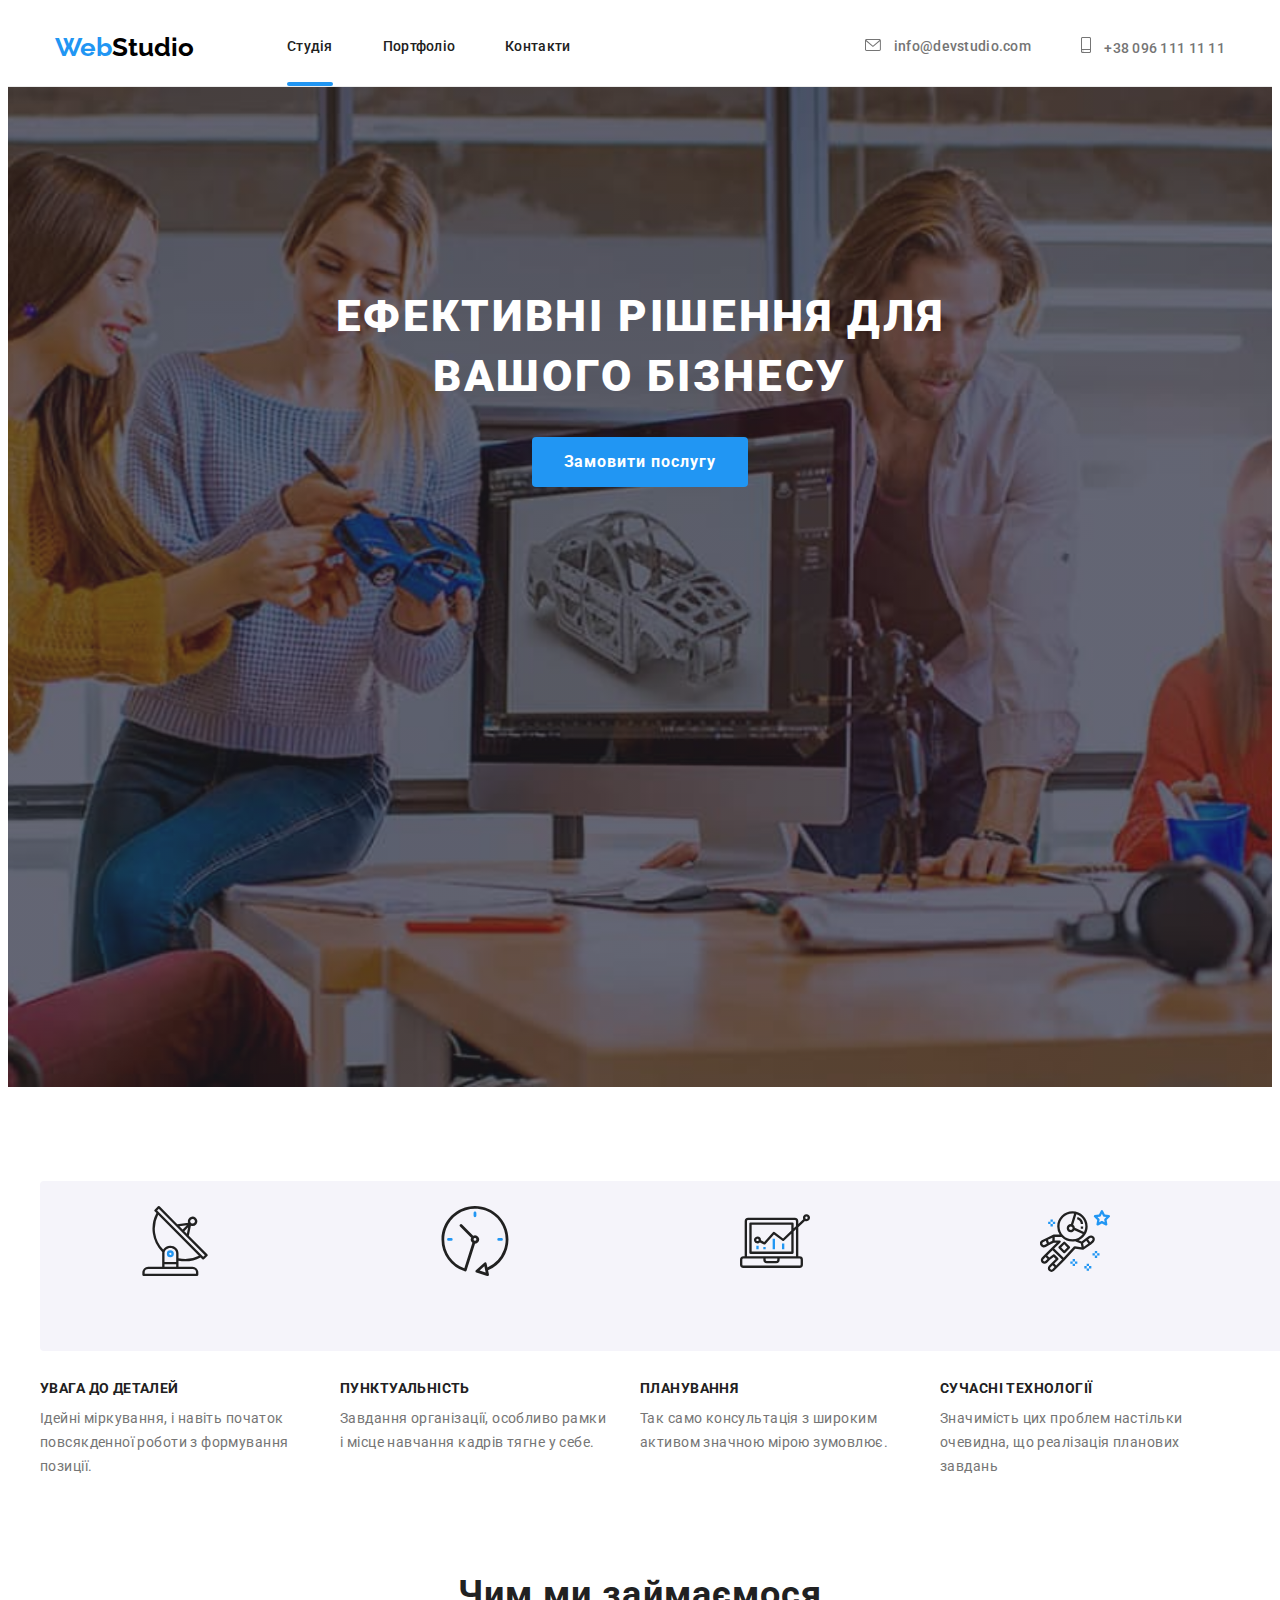
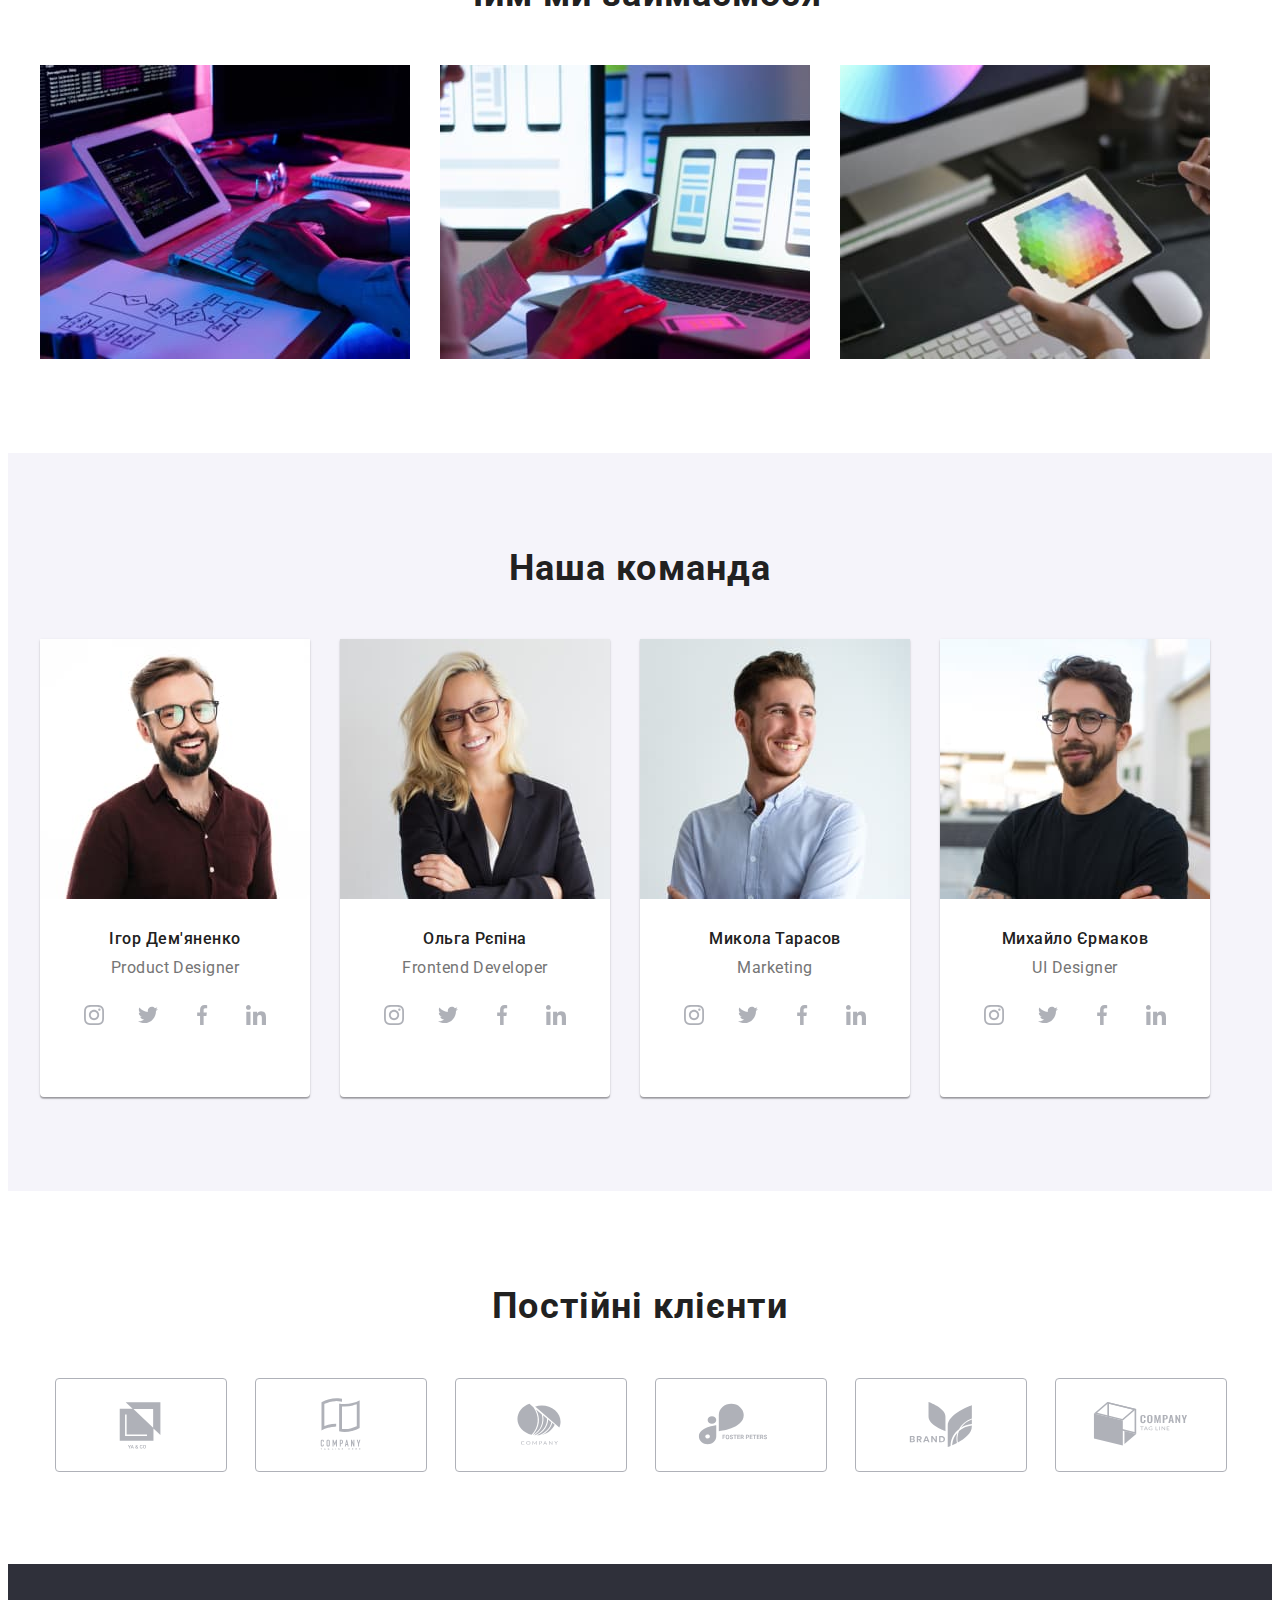
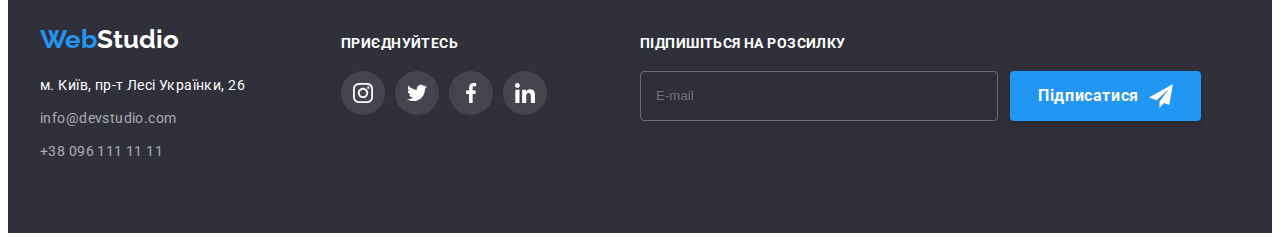
<file: index.html>
<!DOCTYPE html>
<html lang="uk">
  <head>
    <meta charset="UTF-8" />
    <meta http-equiv="X-UA-Compatible" content="IE=edge" />
    <meta name="viewport" content="width=device-width, initial-scale=1.0" />
    <link rel="preconnect" href="https://fonts.googleapis.com" />
    <link rel="preconnect" href="https://fonts.gstatic.com" crossorigin />
    <link
      href="https://fonts.googleapis.com/css2?family=Raleway:wght@700&family=Roboto:wght@400;500;700;900&display=swap"
      rel="stylesheet"
    />
    <title>Web Studio (Version 2.1)</title>
    <link
      rel="stylesheet"
      href="https://cdnjs.cloudflare.com/ajax/libs/modern-normalize/1.1.0/modern-normalize.min.css"
      integrity="sha512-wpPYUAdjBVSE4KJnH1VR1HeZfpl1ub8YT/NKx4PuQ5NmX2tKuGu6U/JRp5y+Y8XG2tV+wKQpNHVUX03MfMFn9Q=="
      crossorigin="anonymous"
      referrerpolicy="no-referrer"
    />
    <link rel="stylesheet" href="./css/styles.css" />
  </head>
  <body>
    <header class="header">
      <div class="container header-border">
        <a class="header-logo" href="/"
          ><span style="color: #2196f3">Web</span>Studio</a
        >
        <nav class="header-nav">
          <ul class="header-list">
            <li>
              <a href="./index.html" class="header-link active page">Студія</a>
            </li>
            <li>
              <a href="./portfolio.html" class="header-link active"
                >Портфоліо</a
              >
            </li>
            <li>
              <a href="" class="header-link active">Контакти</a>
            </li>
          </ul>
        </nav>
        <div class="header-container">
          <ul class="header-list">
            <li class="header-list-icon">
              <a href="mail_to:info@devstudio.com" class="header-mail active"
                ><svg width="16" height="12" class="header-icon">
                  <use href="./img/icons.svg#icon-envelope"></use>
                </svg>
                info@devstudio.com</a
              >
            </li>
            <li>
              <a href="tel:+380961111111" class="header-tel active"
                ><svg width="10" height="16" class="header-icon">
                  <use href="./img/icons.svg#icon-smartphone"></use>
                </svg>
                +38 096 111 11 11</a
              >
            </li>
          </ul>
        </div>
      </div>
    </header>
    <main>
      <section class="main">
        <div class="overlay">
          <div class="container">
            <h1 class="main-title">
              Ефективні рішення для <br />вашого бізнесу
            </h1>

            <div class="main-btn">
              <button type="button" class="main-btn-btn" data-modal-open>
                Замовити послугу
              </button>
            </div>
          </div>
        </div>
      </section>
      <section class="features">
        <div class="container">
          <ul class="features-list">
            <li class="features-items">
              <div class="features-soc">
                <svg width="70" height="70" class="features-soc-icon">
                  <use href="./img/icons.svg#icon-antenna"></use>
                </svg>
              </div>
              <h3 class="features-title">УВАГА ДО ДЕТАЛЕЙ</h3>
              <p class="featueres-item">
                Ідейні міркування, і навіть початок повсякденної роботи з
                формування позиції.
              </p>
            </li>
            <li class="features-items">
              <div class="features-soc">
                <svg width="70" height="70" class="features-soc-icon">
                  <use href="./img/icons.svg#icon-clock"></use>
                </svg>
              </div>
              <h3 class="features-title">ПУНКТУАЛЬНІСТЬ</h3>
              <p class="featueres-item">
                Завдання організації, особливо рамки і місце навчання кадрів
                тягне у себе.
              </p>
            </li>
            <li class="features-items">
              <div class="features-soc">
                <svg width="70" height="70" class="features-soc-icon">
                  <use href="./img/icons.svg#icon-diagram"></use>
                </svg>
              </div>
              <h3 class="features-title">ПЛАНУВАННЯ</h3>
              <p class="featueres-item">
                Так само консультація з широким активом значною мірою зумовлює.
              </p>
            </li>
            <li class="features-items">
              <div class="features-soc">
                <svg width="70" height="70" class="features-soc-icon">
                  <use href="./img/icons.svg#icon-astronaut"></use>
                </svg>
              </div>
              <h3 class="features-title">СУЧАСНІ ТЕХНОЛОГІЇ</h3>
              <p class="featueres-item">
                Значимість цих проблем настільки очевидна, що реалізація
                планових завдань
              </p>
            </li>
          </ul>
        </div>
      </section>
      <section class="what-we-do">
        <div class="container">
          <h2 class="what-we-do-title">Чим ми займаємося</h2>
          <ul class="what-we-do-list">
            <li class="what-we-do-item">
              <img
                src="./img/img_1.jpg"
                alt="картинка_1"
                width="370"
                height="294"
              />
            </li>
            <li class="what-we-do-item">
              <img
                src="./img/img_2.jpg"
                alt="картинка_2"
                width="370"
                height="294"
              />
            </li>
            <li class="what-we-do-item">
              <img
                src="./img/img_3.jpg"
                alt="картинка_3"
                width="370"
                height="294"
              />
            </li>
          </ul>
        </div>
      </section>
      <section class="team">
        <div class="container">
          <h2 class="team-title">Наша команда</h2>
          <ul class="team-list">
            <li class="team-items">
              <img
                src="./img/our_team_1.jpg"
                alt="наша_команда_1"
                width="270"
                height="260"
              />
              <h3 class="team-title-card">Ігор Дем'яненко</h3>
              <p class="team-text">Product Designer</p>
              <ul class="team-soc-list">
                <li class="team-soc-items">
                  <a href="#" class="team-soc-link"
                    ><svg width="20" height="20" class="team-soc-icon">
                      <use href="./img/icons.svg#icon-instagram"></use>
                    </svg>
                  </a>
                </li>
                <li class="team-soc-items">
                  <a href="#" class="team-soc-link"
                    ><svg width="20" height="20" class="team-soc-icon">
                      <use href="./img/icons.svg#icon-twitter"></use>
                    </svg>
                  </a>
                </li>
                <li class="team-soc-items">
                  <a href="#" class="team-soc-link"
                    ><svg width="20" height="20" class="team-soc-icon">
                      <use href="./img/icons.svg#icon-facebook"></use>
                    </svg>
                  </a>
                </li>
                <li class="team-soc-items">
                  <a href="#" class="team-soc-link"
                    ><svg width="20" height="20" class="team-soc-icon">
                      <use href="./img/icons.svg#icon-linkedin"></use>
                    </svg>
                  </a>
                </li>
              </ul>
            </li>
            <li class="team-items">
              <img
                src="./img/our_team_2.jpg"
                alt="наша_команда_2"
                width="270"
                height="260"
              />
              <h3 class="team-title-card">Ольга Рєпіна</h3>
              <p class="team-text">Frontend Developer</p>
              <ul class="team-soc-list">
                <li class="team-soc-items">
                  <a href="#" class="team-soc-link"
                    ><svg width="20" height="20" class="team-soc-icon">
                      <use href="./img/icons.svg#icon-instagram"></use>
                    </svg>
                  </a>
                </li>
                <li class="team-soc-items">
                  <a href="#" class="team-soc-link"
                    ><svg width="20" height="20" class="team-soc-icon">
                      <use href="./img/icons.svg#icon-twitter"></use>
                    </svg>
                  </a>
                </li>
                <li class="team-soc-items">
                  <a href="#" class="team-soc-link"
                    ><svg width="20" height="20" class="team-soc-icon">
                      <use href="./img/icons.svg#icon-facebook"></use>
                    </svg>
                  </a>
                </li>
                <li class="team-soc-items">
                  <a href="#" class="team-soc-link"
                    ><svg width="20" height="20" class="team-soc-icon">
                      <use href="./img/icons.svg#icon-linkedin"></use>
                    </svg>
                  </a>
                </li>
              </ul>
            </li>
            <li class="team-items">
              <img
                src="./img/our_team_3.jpg"
                alt="наша_команда_3"
                width="270"
                height="260"
              />
              <h3 class="team-title-card">Микола Тарасов</h3>
              <p class="team-text">Marketing</p>
              <ul class="team-soc-list">
                <li class="team-soc-items">
                  <a href="#" class="team-soc-link"
                    ><svg width="20" height="20" class="team-soc-icon">
                      <use href="./img/icons.svg#icon-instagram"></use>
                    </svg>
                  </a>
                </li>
                <li class="team-soc-items">
                  <a href="#" class="team-soc-link"
                    ><svg width="20" height="20" class="team-soc-icon">
                      <use href="./img/icons.svg#icon-twitter"></use>
                    </svg>
                  </a>
                </li>
                <li class="team-soc-items">
                  <a href="#" class="team-soc-link"
                    ><svg width="20" height="20" class="team-soc-icon">
                      <use href="./img/icons.svg#icon-facebook"></use>
                    </svg>
                  </a>
                </li>
                <li class="team-soc-items">
                  <a href="#" class="team-soc-link"
                    ><svg width="20" height="20" class="team-soc-icon">
                      <use href="./img/icons.svg#icon-linkedin"></use>
                    </svg>
                  </a>
                </li>
              </ul>
            </li>
            <li class="team-items">
              <img
                src="./img/our_team_4.jpg"
                alt="наша_команда_4"
                width="270"
                height="260"
              />
              <h3 class="team-title-card">Михайло Єрмаков</h3>
              <p class="team-text">UI Designer</p>
              <ul class="team-soc-list">
                <li class="team-soc-items">
                  <a href="#" class="team-soc-link"
                    ><svg width="20" height="20" class="team-soc-icon">
                      <use href="./img/icons.svg#icon-instagram"></use>
                    </svg>
                  </a>
                </li>
                <li class="team-soc-items">
                  <a href="#" class="team-soc-link"
                    ><svg width="20" height="20" class="team-soc-icon">
                      <use href="./img/icons.svg#icon-twitter"></use>
                    </svg>
                  </a>
                </li>
                <li class="team-soc-items">
                  <a href="#" class="team-soc-link"
                    ><svg width="20" height="20" class="team-soc-icon">
                      <use href="./img/icons.svg#icon-facebook"></use>
                    </svg>
                  </a>
                </li>
                <li class="team-soc-items">
                  <a href="#" class="team-soc-link"
                    ><svg width="20" height="20" class="team-soc-icon">
                      <use href="./img/icons.svg#icon-linkedin"></use>
                    </svg>
                  </a>
                </li>
              </ul>
            </li>
          </ul>
        </div>
      </section>
      <section class="clients">
        <div class="container">
          <h2 class="clients-title">Постійні клієнти</h2>
          <ul class="clients-list">
            <li class="clients-items">
              <a href="#" class="clients-item-logo"
                ><svg width="106" height="60">
                  <use href="./img/icons.svg#icon-logo-ya"></use>
                </svg>
              </a>
            </li>
            <li class="clients-items">
              <a href="#" class="clients-item-logo"
                ><svg width="106" height="60">
                  <use href="./img/icons.svg#icon-logo-tagline"></use>
                </svg>
              </a>
            </li>
            <li class="clients-items">
              <a href="#" class="clients-item-logo"
                ><svg width="106" height="60">
                  <use href="./img/icons.svg#icon-logo-company"></use>
                </svg>
              </a>
            </li>
            <li class="clients-items">
              <a href="#" class="clients-item-logo"
                ><svg width="106" height="60">
                  <use href="./img/icons.svg#icon-logo-foster"></use>
                </svg>
              </a>
            </li>
            <li class="clients-items">
              <a href="#" class="clients-item-logo"
                ><svg width="106" height="60">
                  <use href="./img/icons.svg#icon-logo-brand"></use>
                </svg>
              </a>
            </li>
            <li class="clients-items">
              <a href="#" class="clients-item-logo"
                ><svg width="106" height="60">
                  <use href="./img/icons.svg#icon-logo-tag"></use>
                </svg>
              </a>
            </li>
          </ul>
        </div>
      </section>
    </main>
    <footer class="footer">
      <div class="container footer-wrapper">
        <div class="footer-contacts">
          <div class="footer-logo">
            <a class="footer-logo-web" href="/"
              ><span style="color: #2196f3">Web</span>Studio</a
            >
          </div>

          <address class="footer-address">
            <ul class="footer-list">
              <li>
                <a href="/" class="footer-address-link"
                  >м. Київ, пр-т Лесі Українки, 26</a
                >
              </li>
              <li>
                <a href="mailto:info@devstudio.com" class="footer-mail"
                  >info@devstudio.com</a
                >
              </li>
              <li>
                <a href="tel:+380961111111" class="footer-tel"
                  >+38 096 111 11 11</a
                >
              </li>
            </ul>
          </address>
        </div>
        <div class="footer-soc">
          <h2 class="footer-title">приєднуйтесь</h2>
          <ul class="footer-soc-list">
            <li class="footer-soc-items">
              <a href="#" class="footer-soc-link"
                ><svg width="20" height="20" class="footer-soc-icon">
                  <use href="./img/icons.svg#icon-instagram"></use>
                </svg>
              </a>
            </li>
            <li class="footer-soc-items">
              <a href="#" class="footer-soc-link"
                ><svg width="20" height="20" class="footer-soc-icon">
                  <use href="./img/icons.svg#icon-twitter"></use>
                </svg>
              </a>
            </li>
            <li class="footer-soc-items">
              <a href="#" class="footer-soc-link"
                ><svg width="20" height="20" class="footer-soc-icon">
                  <use href="./img/icons.svg#icon-facebook"></use>
                </svg>
              </a>
            </li>
            <li class="footer-soc-items">
              <a href="#" class="footer-soc-link"
                ><svg width="20" height="20" class="footer-soc-icon">
                  <use href="./img/icons.svg#icon-linkedin"></use>
                </svg>
              </a>
            </li>
          </ul>
        </div>
        <div class="footer-subscribe">
          <h2 class="footer-title">підпишіться на розсилку</h2>
          <form class="footer-subscribe-email">
            <label for="footer-email" class="footer-input-email">
              <input
                type="email"
                class="footer-input"
                name="footer-email"
                placeholder="E-mail"
                ="footer-email"
              />
            </label>
            <button type="submit" class="footer-btn-btn">
              Підписатися
              <svg width="24" height="24" class="footer-icon">
                <use href="./img/icons.svg#icon-send"></use>
              </svg>
            </button>
          </form>
        </div>
      </div>
    </footer>
    <div class="backdrop is-hidden" data-modal>
      <div class="modal">
        <button type="button" class="modal-close" data-modal-close>
          <svg width="8" height="8" class="close-icon">
            <use href="./img/icons.svg#icon-close-black"></use>
          </svg>
        </button>
        <p class="modal-title">Залиште свої дані, ми вам передзвонимо</p>
        <form class="modal-form">
          <div class="modal-field">
            <label for="user-name" class="input-text">Ім'я</label>
            <div class="input-wrap">
              <input
                type="text"
                class="modal-input"
                name="user-name"
                placeholder=""
                required
                id="user-name"
              />
              <svg class="input-icon" width="18" height="24">
                <use href="./img/icons.svg#icon-person-black"></use>
              </svg>
            </div>
          </div>
          <div class="modal-field">
            <label for="user-tel" class="input-text">Телефон</label>
            <div class="input-wrap">
              <input
                type="tel"
                class="modal-input"
                name="user-tel"
                placeholder=""
                id="user-tel"
              />
              <svg class="input-icon" width="18" height="24">
                <use href="./img/icons.svg#icon-phone-black"></use>
              </svg>
            </div>
          </div>
          <div class="modal-field">
            <label for="user-email" class="input-text">Пошта</label>

            <div class="input-wrap">
              <input
                type="email"
                class="modal-input"
                name="user-email"
                placeholder=""
                required
                id="user-email"
              />
              <svg class="input-icon" width="18" height="24">
                <use href="./img/icons.svg#icon-email-black"></use>
              </svg>
            </div>
          </div>
          <div class="modal-field">
            <label for="user-comment" class="input-text">Коментар</label>

            <textarea
              class="modal-input comment"
              name="user-comment"
              placeholder="Введіть текст"
              id="user-comment"
            ></textarea>
          </div>
          <div class="modal-field">
            <input
              type="checkbox"
              id="user-accept"
              name="user-accept"
              value="true"
              class="input-check visually-hidden"
            />
            <label for="user-accept" class="check-text"
              ><span>
                <svg class="icon-input-check" width="10" height="8">
                  <use href="./img/icons.svg#icon-check"></use></svg></span
              >Погоджуюся з розсилкою та приймаю
              <a href="#" class="modal-link"> Умови договору</a>
            </label>
          </div>

          <div class="modal-btn">
            <button type="submit" class="modal-btn-btn">Відправити</button>
          </div>
        </form>
      </div>
    </div>
    <script src="./js/modal.js"></script>
  </body>
</html>
</file>
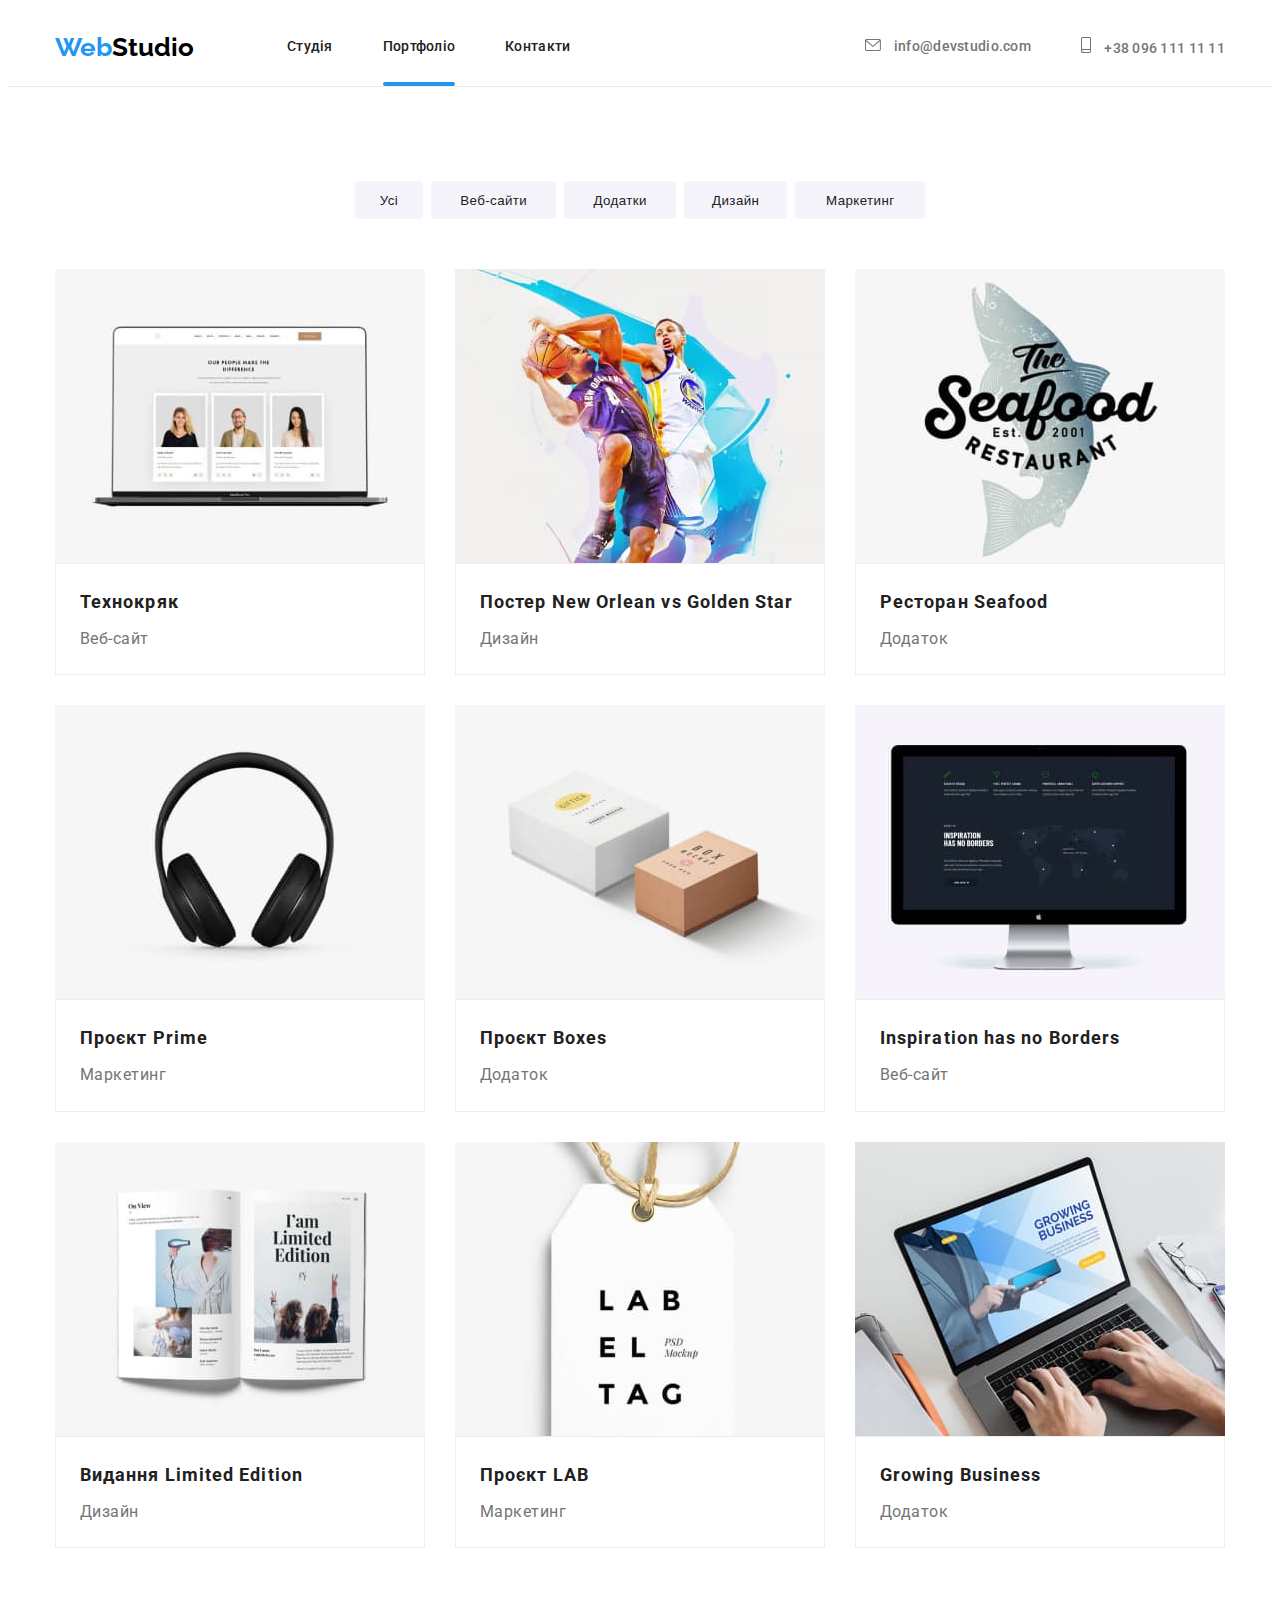
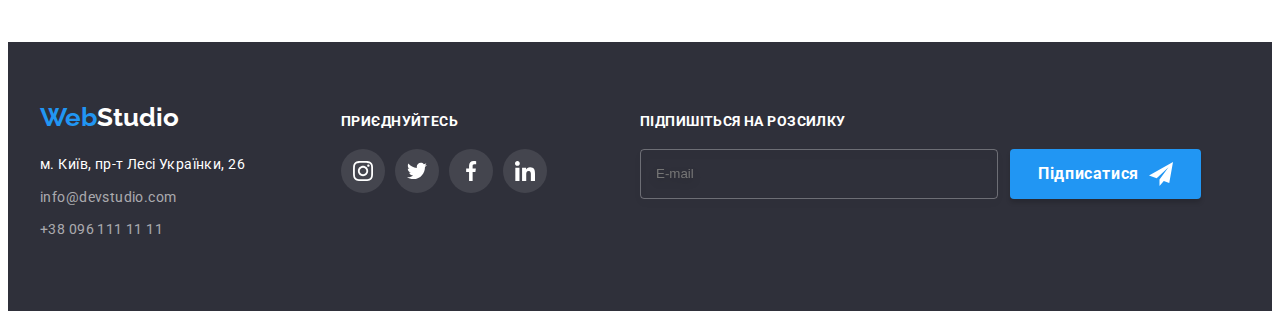
<file: portfolio.html>
<!DOCTYPE html>
<html lang="uk">
  <head>
    <meta charset="UTF-8" />
    <meta http-equiv="X-UA-Compatible" content="IE=edge" />
    <meta name="viewport" content="width=device-width, initial-scale=1.0" />
    <link rel="preconnect" href="https://fonts.googleapis.com" />
    <link rel="preconnect" href="https://fonts.gstatic.com" crossorigin />
    <link
      href="https://fonts.googleapis.com/css2?family=Oleo+Script&family=Raleway:wght@700&family=Roboto:wght@400;500;700&display=swap"
      rel="stylesheet"
    />
    <title>Web Studio (Version 2.1)</title>
    <link
      rel="stylesheet"
      href="https://cdnjs.cloudflare.com/ajax/libs/modern-normalize/1.1.0/modern-normalize.min.css"
      integrity="sha512-wpPYUAdjBVSE4KJnH1VR1HeZfpl1ub8YT/NKx4PuQ5NmX2tKuGu6U/JRp5y+Y8XG2tV+wKQpNHVUX03MfMFn9Q=="
      crossorigin="anonymous"
      referrerpolicy="no-referrer"
    />
    <link rel="stylesheet" href="./css/styles.css" />
  </head>
  <body>
    <header class="header">
      <div class="container header-border">
        <a class="header-logo" href="/"
          ><span style="color: #2196f3">Web</span>Studio</a
        >
        <nav class="header-nav">
          <ul class="header-list">
            <li>
              <a href="./index.html" class="header-link active">Студія</a>
            </li>
            <li>
              <a href="./portfolio.html" class="header-link active page"
                >Портфоліо</a
              >
            </li>
            <li>
              <a href="" class="header-link active">Контакти</a>
            </li>
          </ul>
        </nav>
        <div class="header-container">
          <ul class="header-list">
            <li class="header-list-icon">
              <a href="mail_to:info@devstudio.com" class="header-mail active"
                ><svg width="16" height="12" class="header-icon">
                  <use href="./img/icons.svg#icon-envelope"></use>
                </svg>
                info@devstudio.com
              </a>
            </li>
            <li class="header-list-icon">
              <a href="tel:+380961111111" class="header-tel active"
                ><svg width="10" height="16" class="header-icon">
                  <use href="./img/icons.svg#icon-smartphone"></use>
                </svg>
                +38 096 111 11 11</a
              >
            </li>
          </ul>
        </div>
      </div>
    </header>
    <main>
      <section class="projects-list">
        <div class="container">
          <div class="projects-group-btn">
            <ul class="projects-items-btn">
              <li>
                <button type="button" class="projects-button active-btn">
                  Усі
                </button>
              </li>
              <li>
                <button type="button" class="projects-button btn-web">
                  Веб-сайти
                </button>
              </li>
              <li>
                <button type="button" class="projects-button btn-app">
                  Додатки
                </button>
              </li>
              <li>
                <button type="button" class="projects-button btn-design">
                  Дизайн
                </button>
              </li>
              <li>
                <button type="button" class="projects-button btn-marketing">
                  Маркетинг
                </button>
              </li>
            </ul>
          </div>
          <ul class="projects-items">
            <li class="project">
              <div class="project-img">
                <img
                  src="./img/project_1.jpg"
                  alt="Технокряк"
                  width="370"
                  height="294"
                />
                <div class="project-overlay">
                  <p>
                    Ресурс пропонує комплексні пропозиції з різним рівнем
                    функціоналу та сервісів. Все це дозволить відвідувачу
                    отримати вичерпні відомості про компанію чи приватну особу.
                  </p>
                </div>
              </div>
              <div class="project-info">
                <h3 class="project-title">Технокряк</h3>
                <a href="" class="project-link">Веб-сайт</a>
              </div>
            </li>
            <li class="project">
              <div class="project-img">
                <img
                  src="./img/project_2.jpg"
                  alt="Постер New Orlean vs Golden Star"
                  width="370"
                  height="294"
                />
                <div class="project-overlay">
                  <p>
                    Ресурс пропонує комплексні пропозиції з різним рівнем
                    функціоналу та сервісів. Все це дозволить відвідувачу
                    отримати вичерпні відомості про компанію чи приватну особу.
                  </p>
                </div>
              </div>
              <div class="project-info">
                <h3 class="project-title">Постер New Orlean vs Golden Star</h3>
                <a href="" class="project-link">Дизайн</a>
              </div>
            </li>
            <li class="project">
              <div class="project-img">
                <img
                  src="./img/project_3.jpg"
                  alt="Ресторан Seafood"
                  width="370"
                  height="294"
                />
                <div class="project-overlay">
                  <p>
                    Ресурс пропонує комплексні пропозиції з різним рівнем
                    функціоналу та сервісів. Все це дозволить відвідувачу
                    отримати вичерпні відомості про компанію чи приватну особу.
                  </p>
                </div>
              </div>
              <div class="project-info">
                <h3 class="project-title">Ресторан Seafood</h3>
                <a href="" class="project-link">Додаток</a>
              </div>
            </li>

            <li class="project">
              <div class="project-img">
                <img
                  src="./img/project_4.jpg"
                  alt="Проєкт Prime"
                  width="370"
                  height="294"
                />
                <div class="project-overlay">
                  <p>
                    Ресурс пропонує комплексні пропозиції з різним рівнем
                    функціоналу та сервісів. Все це дозволить відвідувачу
                    отримати вичерпні відомості про компанію чи приватну особу.
                  </p>
                </div>
              </div>
              <div class="project-info">
                <h3 class="project-title">Проєкт Prime</h3>
                <a href="" class="project-link">Маркетинг</a>
              </div>
            </li>
            <li class="project">
              <div class="project-img">
                <img
                  src="./img/project_5.jpg"
                  alt="Проєкт Boxes"
                  width="370"
                  height="294"
                />
                <div class="project-overlay">
                  <p>
                    Ресурс пропонує комплексні пропозиції з різним рівнем
                    функціоналу та сервісів. Все це дозволить відвідувачу
                    отримати вичерпні відомості про компанію чи приватну особу.
                  </p>
                </div>
              </div>
              <div class="project-info">
                <h3 class="project-title">Проєкт Boxes</h3>
                <a href="" class="project-link">Додаток</a>
              </div>
            </li>
            <li class="project">
              <div class="project-img">
                <img
                  src="./img/project_6.jpg"
                  alt="Inspiration has no Borders"
                  width="370"
                  height="294"
                />
                <div class="project-overlay">
                  <p>
                    Ресурс пропонує комплексні пропозиції з різним рівнем
                    функціоналу та сервісів. Все це дозволить відвідувачу
                    отримати вичерпні відомості про компанію чи приватну особу.
                  </p>
                </div>
              </div>
              <div class="project-info">
                <h3 class="project-title">Inspiration has no Borders</h3>
                <a href="" class="project-link">Веб-сайт</a>
              </div>
            </li>
            <li class="project">
              <div class="project-img">
                <img
                  src="./img/project_7.jpg"
                  alt="Видання Limited Edition"
                  width="370"
                  height="294"
                />
                <div class="project-overlay">
                  <p>
                    Ресурс пропонує комплексні пропозиції з різним рівнем
                    функціоналу та сервісів. Все це дозволить відвідувачу
                    отримати вичерпні відомості про компанію чи приватну особу.
                  </p>
                </div>
              </div>
              <div class="project-info">
                <h3 class="project-title">Видання Limited Edition</h3>
                <a href="" class="project-link">Дизайн</a>
              </div>
            </li>
            <li class="project">
              <div class="project-img">
                <img
                  src="./img/project_8.jpg"
                  alt="Проєкт LAB"
                  width="370"
                  height="294"
                />
                <div class="project-overlay">
                  <p>
                    Ресурс пропонує комплексні пропозиції з різним рівнем
                    функціоналу та сервісів. Все це дозволить відвідувачу
                    отримати вичерпні відомості про компанію чи приватну особу.
                  </p>
                </div>
              </div>
              <div class="project-info">
                <h3 class="project-title">Проєкт LAB</h3>
                <a href="" class="project-link">Маркетинг</a>
              </div>
            </li>
            <li class="project">
              <div class="project-img">
                <img
                  src="./img/project_9.jpg"
                  alt="Growing Business"
                  width="370"
                  height="294"
                />
                <div class="project-overlay">
                  <p>
                    Ресурс пропонує комплексні пропозиції з різним рівнем
                    функціоналу та сервісів. Все це дозволить відвідувачу
                    отримати вичерпні відомості про компанію чи приватну особу.
                  </p>
                </div>
              </div>
              <div class="project-info">
                <h3 class="project-title">Growing Business</h3>
                <a href="" class="project-link">Додаток</a>
              </div>
            </li>
          </ul>
        </div>
      </section>
    </main>
    <footer class="footer">
      <div class="container footer-wrapper">
        <div class="footer-contacts">
          <div class="footer-logo">
            <a class="footer-logo-web" href="/"
              ><span style="color: #2196f3">Web</span>Studio</a
            >
          </div>
          <address class="footer-address">
            <ul class="footer-list">
              <li>
                <a href="/" class="footer-address-link"
                  >м. Київ, пр-т Лесі Українки, 26</a
                >
              </li>
              <li>
                <a href="mailto:info@devstudio.com" class="footer-mail"
                  >info@devstudio.com</a
                >
              </li>
              <li>
                <a href="tel:+380961111111" class="footer-tel"
                  >+38 096 111 11 11</a
                >
              </li>
            </ul>
          </address>
        </div>
        <div class="footer-soc">
          <h2 class="footer-title">приєднуйтесь</h2>
          <ul class="footer-soc-list">
            <li class="footer-soc-items">
              <a href="#" class="footer-soc-link"
                ><svg width="20" height="20" class="footer-soc-icon">
                  <use href="./img/icons.svg#icon-instagram"></use>
                </svg>
              </a>
            </li>
            <li class="footer-soc-items">
              <a href="#" class="footer-soc-link"
                ><svg width="20" height="20" class="footer-soc-icon">
                  <use href="./img/icons.svg#icon-twitter"></use>
                </svg>
              </a>
            </li>
            <li class="footer-soc-items">
              <a href="#" class="footer-soc-link"
                ><svg width="20" height="20" class="footer-soc-icon">
                  <use href="./img/icons.svg#icon-facebook"></use>
                </svg>
              </a>
            </li>
            <li class="footer-soc-items">
              <a href="#" class="footer-soc-link"
                ><svg width="20" height="20" class="footer-soc-icon">
                  <use href="./img/icons.svg#icon-linkedin"></use>
                </svg>
              </a>
            </li>
          </ul>
        </div>
        <div class="footer-subscribe">
          <h2 class="footer-title">підпишіться на розсилку</h2>
          <form class="footer-subscribe-email">
            <label for="footer-email" class="footer-input-email">
              <input
                type="email"
                class="footer-input"
                name="footer-email"
                placeholder="E-mail"
                id="footer-email"
              />
            </label>
            <button type="submit" class="footer-btn-btn">
              Підписатися
              <svg width="24" height="24" class="footer-icon">
                <use href="./img/icons.svg#icon-send"></use>
              </svg>
            </button>
          </form>
        </div>
      </div>
    </footer>
  </body>
</html>
</file>
<file: css/styles.css>
:root {
  --main-bg-color: #ffffff;
  --main-color: #212121;
  --second-color: #757575;
  --accent-color: #2196f3;
  --main-font-family: "Roboto", sans-serif;
  --timing-function: 250ms cubic-bezier(0.4, 0, 0.2, 1);
}
p,
h1,
h2,
h3,
h4,
h5,
h6 {
  margin: 0px;
}
ul,
ol {
  margin: 0px;
  padding-left: 0px;
}
button {
  cursor: pointer;
}
img {
  display: block;
  max-width: 100%;
  height: auto;
}
body {
  font-family: var(--main-font-family);
  flex-grow: 1;
}
a {
  text-decoration: none;
}
.container {
  width: 1200px;
  padding: 0 15px;
  margin: 0 auto;
}
header .container {
  display: flex;
  align-items: center;
}

.header-container {
  margin-left: auto;
  padding-right: 15px;
}
.header-container > a:not(:last-child) {
  margin-right: 50px;
}

.header {
  background: var(--main-bg-color);
  font-weight: 500;
  font-size: 14px;
  line-height: 1.14;
  padding-top: 0;
  border-bottom-width: 1px;
  border-bottom-style: solid;
  border-bottom-color: #ececec;
}
.header-logo {
  font-family: "Raleway";
  font-style: normal;
  font-weight: 700;
  font-size: 26px;
  line-height: 1.17;
  color: #000000;
  padding: 24px 0 24px 15px;
  margin-right: 93px;
}
.header-list {
  display: flex;
  align-items: center;
}
.header-list > li:not(:last-child) {
  margin-right: 50px;
}
.header-list-icon {
  color: var(--second-color);
}
.header-icon {
  fill: currentColor;
  margin-right: 10px;
}
.header-link {
  position: relative;
}

.header-link.page::after {
  content: "";
  display: block;
  position: absolute;
  width: 100%;
  height: 4px;
  left: 0;
  bottom: -32px;
  background-color: var(--accent-color);
  border-radius: 2px;
}
.active {
  letter-spacing: 0.02em;
  color: var(--second-color);
  opacity: 1;
  transition: color var(--timing-function), fill var(--timing-function);
}
.active:hover,
.active:focus {
  color: var(--accent-color);
  fill: var(--accent-color);
}

.header-link {
  color: var(--main-color);
}
.main {
  max-width: 1600px;
  min-height: 600px;
  margin-left: auto;
  margin-right: auto;
  align-items: center;
  background-image: linear-gradient(
      to right,
      rgba(47, 48, 58, 0.4),
      rgba(47, 48, 58, 0.4)
    ),
    url(../img/img.jpg);
  background-color: #c4c4c4;
  background-position: center;
  background-size: cover;
  background-repeat: no-repeat;
  padding: 200px 0;
}
.overlay {
}
.main-title {
  font-weight: 900;
  font-size: 44px;
  line-height: 1.36;
  letter-spacing: 0.06em;
  text-transform: uppercase;
  color: #ffffff;
  margin-bottom: 30px;
  text-align: center;
}
.main-btn {
  width: 217px;
  height: 50px;
  margin-left: auto;
  margin-right: auto;
}
.main-btn-btn {
  padding: 10px 32px;
  background: #2196f3;
  border: none;
  border-radius: 4px;
  font-family: "Roboto";
  font-style: normal;
  font-weight: 700;
  font-size: 16px;
  line-height: 1.88;
  display: flex;
  align-items: center;
  text-align: center;
  letter-spacing: 0.06em;
  color: #ffffff;
  transition: background var(--timing-function);
}
.features {
  padding-top: 94px;
  padding-bottom: 94px;
  background: #ffffff;
}
.container > .features-list {
  width: 1170px;
}
.features-list {
  display: flex;
}
.features-list > li:not(:last-child) {
  margin-right: 30px;
}
.features-items {
  width: 270px;
}
.features-soc {
  width: 270px;
  height: 120px;
  padding: 25px 100px;
  background: #f5f4fa;
  border-radius: 4px;
  margin-bottom: 30px;
}
.features-soc-icon {
}
.features-title {
  font-size: 14px;
  line-height: 1.14;
  letter-spacing: 0.03em;
  color: var(--main-color);
  margin-bottom: 10px;
}
.featueres-item {
  font-size: 14px;
  line-height: 1.71;
  letter-spacing: 0.03em;
  color: var(--second-color);
}

.what-we-do {
  background-color: #ffffff;
  padding-bottom: 94px;
}

.what-we-do-title {
  font-size: 36px;
  line-height: 1.17;
  text-align: center;
  letter-spacing: 0.03em;
  color: var(--main-color);
  margin-bottom: 50px;
}
.what-we-do-list {
  display: flex;
}
.what-we-do-item:not(:last-child) {
  margin-right: 30px;
}
.what-we-do-item {
  left: 215px;
  top: 1058px;
}
.team {
  background-color: #f5f4fa;
  padding: 94px 0;
}
.team > .container {
  width: 1200px;
}
.team-title {
  font-size: 36px;
  line-height: 1.17;
  text-align: center;
  letter-spacing: 0.03em;
  color: var(--main-color);
  margin-bottom: 50px;
}
.team-items {
  width: 270px;
  height: 428px;
  left: 215px;
  top: 1632px;
  background: #ffffff;
  box-shadow: 0px 1px 3px rgba(0, 0, 0, 0.12), 0px 1px 1px rgba(0, 0, 0, 0.14),
    0px 2px 1px rgba(0, 0, 0, 0.2);
  border-radius: 0px 0px 4px 4px;
  padding-bottom: 30px;
}
.team-items:not(:last-child) {
  margin-right: 30px;
}

.team-title-card {
  font-weight: 500;
  font-size: 16px;
  line-height: 1.19;
  text-align: center;
  letter-spacing: 0.03em;
  color: var(--main-color);
  margin-top: 30px;
  margin-bottom: 10px;
}
.team-list {
  font-size: 16px;
  line-height: 1.19;
  text-align: center;
  letter-spacing: 0.03em;
  color: var(--second-color);
  display: flex;
}
.team-text {
  margin-bottom: 16px;
}

.team-soc-list {
  display: flex;
  justify-content: center;
  align-items: center;
}
.team-soc-items {
  width: 44px;
  height: 44px;
}
.team-soc-items:not(:last-child) {
  margin-right: 10px;
}
.team-soc-link {
  width: 100%;
  height: 100%;
  background-color: #ffffff;
  display: flex;
  border-radius: 50%;
  justify-content: center;
  align-items: center;
  fill: #afb1b8;
  transition: background-color var(--timing-function),
    color var(--timing-function), fill var(--timing-function);
}
.team-soc-link:hover,
.team-soc-link:focus {
  background-color: #2196f3;
  color: #ffffff;
  fill: #ffffff;
}
.team-soc-icon {
  color: currentColor;
}

.team-soc-icon:hover {
}
.clients {
  padding: 94px 0;
  background-color: #ffffff;
}

.clients-title {
  font-size: 36px;
  line-height: 1.17;
  text-align: center;
  letter-spacing: 0.03em;
  color: var(--main-color);
  margin-bottom: 50px;
}
.clients-list {
  display: flex;
  justify-content: center;
  align-items: center;
}
.clients-items {
  width: 170px;
  height: 92px;
  color: #afb1b8;
}
.clients-item-logo {
  width: 100%;
  height: 100%;
  background-color: #ffffff;
  display: flex;
  align-items: center;
  justify-content: center;
  fill: #afb1b8;
  border: 1px solid #afb1b8;
  border-radius: 4px;
  transition: fill var(--timing-function), border-color var(--timing-function);
}
.clients-items:not(:last-child) {
  margin-right: 30px;
}
.clients-item-logo:hover,
.clients-item-logo:focus {
  fill: #2196f3;
  border-color: #2196f3;
}

.projects-group-btn {
  align-items: center;
  max-width: 575px;
  margin-right: auto;
  margin-left: auto;
  margin-bottom: 50px;
}
.projects-group-btn > li:not(:last-child) {
  margin-right: 8px;
}
.projects-items-btn {
  display: flex;
  justify-content: center;
}

.projects-button {
  height: 38px;
  border: none;
  border-radius: 4px;
  background: #f5f4fa;
  padding: 6px 22px;
  font-weight: 500;
  line-height: 1.63;
  text-align: center;
  letter-spacing: 0.03em;
  color: var(--main-color);
  transition: background var(--timing-function), color var(--timing-function),
    box-shadow var(--timing-function);
}
.active-btn {
  padding: 6px 25px;
}

.projects-button:hover,
.projects-button:focus {
  background: #2196f3;
  color: #ffffff;
  box-shadow: 0px 3px 1px rgba(0, 0, 0, 0.1), 0px 1px 2px rgba(0, 0, 0, 0.08),
    0px 2px 2px rgba(0, 0, 0, 0.12);
}

.btn-web {
  width: 125px;
}
.btn-app {
  width: 112px;
}
.btn-design {
  width: 103px;
}
.btn-marketing {
  width: 130px;
}
.projects-list {
  padding: 94px 0;
}
.projects-list > .container {
  width: 1170px;
  padding: 0 0;
}

.projects-items-btn > li:not(:last-child) {
  margin-right: 8px;
}
.projects-items {
  display: flex;
  flex-wrap: wrap;
  gap: 30px;
}
.project {
  background: var(--main-bg-color);
  box-shadow: none;
  border-radius: none;
  transition: box-shadow var(--timing-function),
    border-radius var(--timing-function);
}
.project:hover {
  box-shadow: 0px 3px 1px rgba(0, 0, 0, 0.1), 0px 1px 2px rgba(0, 0, 0, 0.08),
    0px 2px 2px rgba(0, 0, 0, 0.12);
  border-radius: 4px;
}
.project-img {
  position: relative;
  overflow: hidden;
}
.project-overlay {
  padding: 63px 24px;
  position: absolute;
  width: 100%;
  height: 100%;
  top: 0;
  left: 0;
  background-color: rgba(33, 150, 243, 0.9);
  font-family: var(--main-font-family);
  font-style: normal;
  font-weight: 400;
  font-size: 18px;
  line-height: 28px;
  color: #ffffff;
  transform: translateY(100%);
  transition: transform var(--timing-function),
    background-color var(--timing-function);
}
.project:hover .project-overlay {
  transform: translateY(0);
  background-color: rgba(33, 150, 243, 0.9);
}
.project-info {
  padding: 20px 24px;
  border: 1px solid #eeeeee;
}
.project-title {
  font-size: 18px;
  line-height: 2;
  letter-spacing: 0.06em;
  color: var(--main-color);
  margin-bottom: 4px;
}
.project-link {
  font-size: 16px;
  line-height: 1.88;
  letter-spacing: 0.03em;
  color: var(--second-color);
}
.footer {
  background-color: #2f303a;
  padding: 60px 0;
}
.footer-wrapper {
  display: flex;
  align-items: baseline;
}
.footer-contacts {
  display: inline-block;
  justify-content: center;
  align-items: center;
  min-width: 231px;
  margin-right: 70px;
}

.footer-logo-web {
  font-family: "Raleway";
  font-style: normal;
  font-weight: 700;
  font-size: 26px;
  line-height: 1.19;
  color: #ffffff;
}
.footer-logo {
  margin-bottom: 20px;
}

.footer-address {
  font-style: normal;
  font-weight: 400;
  font-size: 14px;
  line-height: 1.71;
  letter-spacing: 0.03em;
}

.footer-list > li {
  margin-bottom: 9px;
}

.footer-address-link {
  color: #ffffff;
}
.footer-mail {
  color: rgba(255, 255, 255, 0.6);
  transition: color var(--timing-function);
}
.footer-mail:hover,
.footer-mail:focus {
  color: #2196f3;
}
.footer-tel {
  color: rgba(255, 255, 255, 0.6);
}
.footer-soc {
  display: inline-block;
  justify-content: calc(50%);
  align-items: center;
  margin-right: 93px;
}
.footer-title {
  font-style: normal;
  font-weight: 700;
  font-size: 14px;
  line-height: 16px;
  letter-spacing: 0.03em;
  text-transform: uppercase;
  color: #ffffff;
  margin-bottom: 20px;
}

.footer-soc-list {
  display: flex;
  justify-content: center;
  align-items: center;
}
.footer-soc-items {
  width: 44px;
  height: 44px;
}
.footer-soc-items:not(:last-child) {
  margin-right: 10px;
}
.footer-soc-link {
  width: 100%;
  height: 100%;
  background-color: rgba(255, 255, 255, 0.1);
  display: flex;
  border-radius: 50%;
  justify-content: center;
  align-items: center;
  color: #ffffff;
  transition: background-color var(--timing-function),
    color var(--timing-function);
}
.footer-soc-link:hover,
.footer-soc-link:focus {
  background-color: #2196f3;
  color: #ffffff;
}
.footer-soc-icon {
  fill: currentColor;
}
.footer-subscribe {
  display: block;
}
.footer-input-email {
  margin-right: 12px;
}
.footer-input {
  box-sizing: border-box;
  width: 358px;
  height: 50px;
  border: 1px solid rgba(255, 255, 255, 0.3);
  filter: drop-shadow(0px 4px 4px rgba(0, 0, 0, 0.15));
  border-radius: 4px;
  padding: 15px 15px 16px;
  background-color: transparent;
  color: rgba(255, 255, 255, 0.6);
  outline: none;
  transition: border var(--timing-function);
}
.footer-input:focus {
  border: 1px solid var(--accent-color);
}

/*.footer-btn {*/
.footer-btn-btn {
  display: flex;
  width: 200px;
  height: 50px;
  margin-right: auto;
  margin-left: auto;
  font-family: var(--main-font-family);
  font-style: normal;
  font-weight: 700;
  font-size: 16px;
  line-height: 30px;
  letter-spacing: 0.06em;
  display: flex;
  align-items: center;
  text-align: center;
  justify-content: center;
  width: 100%;
  letter-spacing: 0.04em;
  color: var(--main-bg-color);
  background: var(--accent-color);
  padding: 13px 28px;
  border: none;
  background: #2196f3;
  box-shadow: 0px 4px 4px rgba(0, 0, 0, 0.15);
  border-radius: 4px;
  transition: background var(--timing-function);
}
.footer-icon {
  fill: currentColor;
  margin-left: 10px;
}
.footer-subscribe-email {
  display: flex;
  justify-content: center;
  align-items: center;
}

ul {
  list-style: none;
}
.backdrop {
  position: fixed;
  top: 0;
  width: 100%;
  height: 100%;
  background-color: rgba(46, 47, 66, 0.4);
  transition: opacity 500ms linear, visibility 500ms linear;
}
.modal {
  position: absolute;
  top: 50%;
  left: 50%;
  width: 408px;
  min-height: 576px;
  background: #fcfcfc;
  box-shadow: 0px 1px 1px rgba(0, 0, 0, 0.14), 0px 1px 3px rgba(0, 0, 0, 0.12),
    0px 2px 1px rgba(0, 0, 0, 0.2);
  border-radius: 4px;
  transform: translate(-50%, -50%) scaleY(1) rotate(0);
  transition: transform 500ms linear;
  padding: 72px 24px 24px;
}
.backdrop.is-hidden .modal {
  transform: translate(-50%, -50%) scaleY(0) rotate(-360deg);
}
.modal-close {
  position: absolute;
  top: 24px;
  left: 360px;
  width: 24px;
  height: 24px;
  background: #e7e9fc;
  border-radius: 50%;
  border: 1px solid rgba(0, 0, 0, 0.1);
  padding: 8px;
  margin-left: auto;
  display: flex;
  justify-content: center;
  align-items: center;
  transition: background var(--timing-function),
    border-radius var(--timing-function), fill var(--timing-function);
}
.modal-close:hover,
.modal-close:focus {
  background: var(--accent-color);
  border: none;
  fill: var(--main-bg-color);
}

.is-hidden {
  opacity: 0;
  visibility: hidden;
  pointer-events: none;
}
.modal-title {
  font-family: var(--main-font-family);
  font-style: normal;
  font-weight: 500;
  font-size: 16px;
  line-height: 24px;
  text-align: center;
  letter-spacing: 0.02em;
  color: var(--main-color);
  margin-bottom: 14px;
}
.modal-form {
}
.modal-field {
  margin-bottom: 8px;
}

.input-wrap {
  position: relative;
}
.modal-input {
  width: 100%;
  height: 40px;
  background-color: transparent;
  border: 1px solid rgba(33, 33, 33, 0.2);
  border-radius: 4px;
  padding-left: 40px;
  color: var(--main-color);
  outline: none;
  transition: fill var(--timing-function), border-color var(--timing-function);
}
.modal-input:focus {
  border-color: var(--accent-color);
}
.modal-input:focus + .input-icon {
  fill: var(--accent-color);
}
.comment {
  padding: 8px 16px;
  height: 120px;
  font-family: var(--main-font-family);
  font-style: normal;
  font-weight: 400;
  font-size: 12px;
  line-height: 1.33;
  letter-spacing: 0.04em;
  resize: none;
}
.comment::placeholder {
  font-family: var(--main-font-family);
  font-style: normal;
  font-weight: 400;
  font-size: 12px;
  line-height: 1.33;
  letter-spacing: 0.04em;
}
.input-icon {
  position: absolute;
  left: 16px;
  top: 50%;
  transform: translateY(-50%);
  fill: var(--main-color);
}

.modal-input::placeholder {
}
.input-text {
  display: inline-block;
  font-family: var(--main-font-family);
  font-style: normal;
  font-weight: 400;
  font-size: 12px;
  line-height: 1.17;
  letter-spacing: 0.01em;
  color: #757575;
  margin-bottom: 4px;
}

.modal-btn {
  display: block;
  width: 169px;
  height: 56px;
  margin-right: auto;
  margin-left: auto;
}
.modal-btn-btn {
  width: 100%;
  padding: 16px 32px;
  border: none;
  font-family: var(--main-font-family);
  font-style: normal;
  font-weight: 500;
  font-size: 16px;
  line-height: 1.5;
  align-items: center;
  text-align: center;
  justify-content: center;
  letter-spacing: 0.04em;
  color: #ffffff;
  background: var(--accent-color);
  box-shadow: 0px 4px 4px rgba(0, 0, 0, 0.15);
  border-radius: 4px;
  transition: background var(--timing-function);
}
.modal-btn-btn:hover,
.footer-btn-btn:hover,
.main-btn-btn:hover {
  background: #188ce8;
}
.input-icon {
  fill: var(--main-color);
  transition: fill var(--timing-function);
}
.input-icon:hover,
.input-icon:focus {
  fill: var(--accent-color);
}
.modal-link {
  border-bottom: 1px solid;
  color: var(--accent-color);
  margin-left: 4px;
}
.check-text {
  display: flex;
  font-family: var(--main-font-family);
  font-style: normal;
  font-weight: 400;
  font-size: 12px;
  line-height: 1.17;
  letter-spacing: 0.01em;
  color: #757575;
  margin-bottom: 24px;
}
.visually-hidden {
  position: absolute;
  width: 1px;
  height: 1px;
  margin: -1px;
  border: 0;
  padding: 0;
  white-space: nowrap;
  clip-path: inset(100%);
  clip: rect(0 0 0 0);
  overflow: hidden;
}
.check-text span {
  width: 16px;
  height: 16px;
  background: ;
  border: 1.25px solid #2e2f42;
  border-radius: 2px;
  display: flex;
  align-items: center;
  justify-content: center;
  fill: var(--main-bg-color);
  margin-right: 8px;
  transition: background-color var(--timing-function),
    border var(--timing-function), fill var(--timing-function);
}
.input-check:checked + .check-text span {
  background-color: var(--accent-color);
  border: none;
  fill: var(--main-bg-color);
}
</file>
